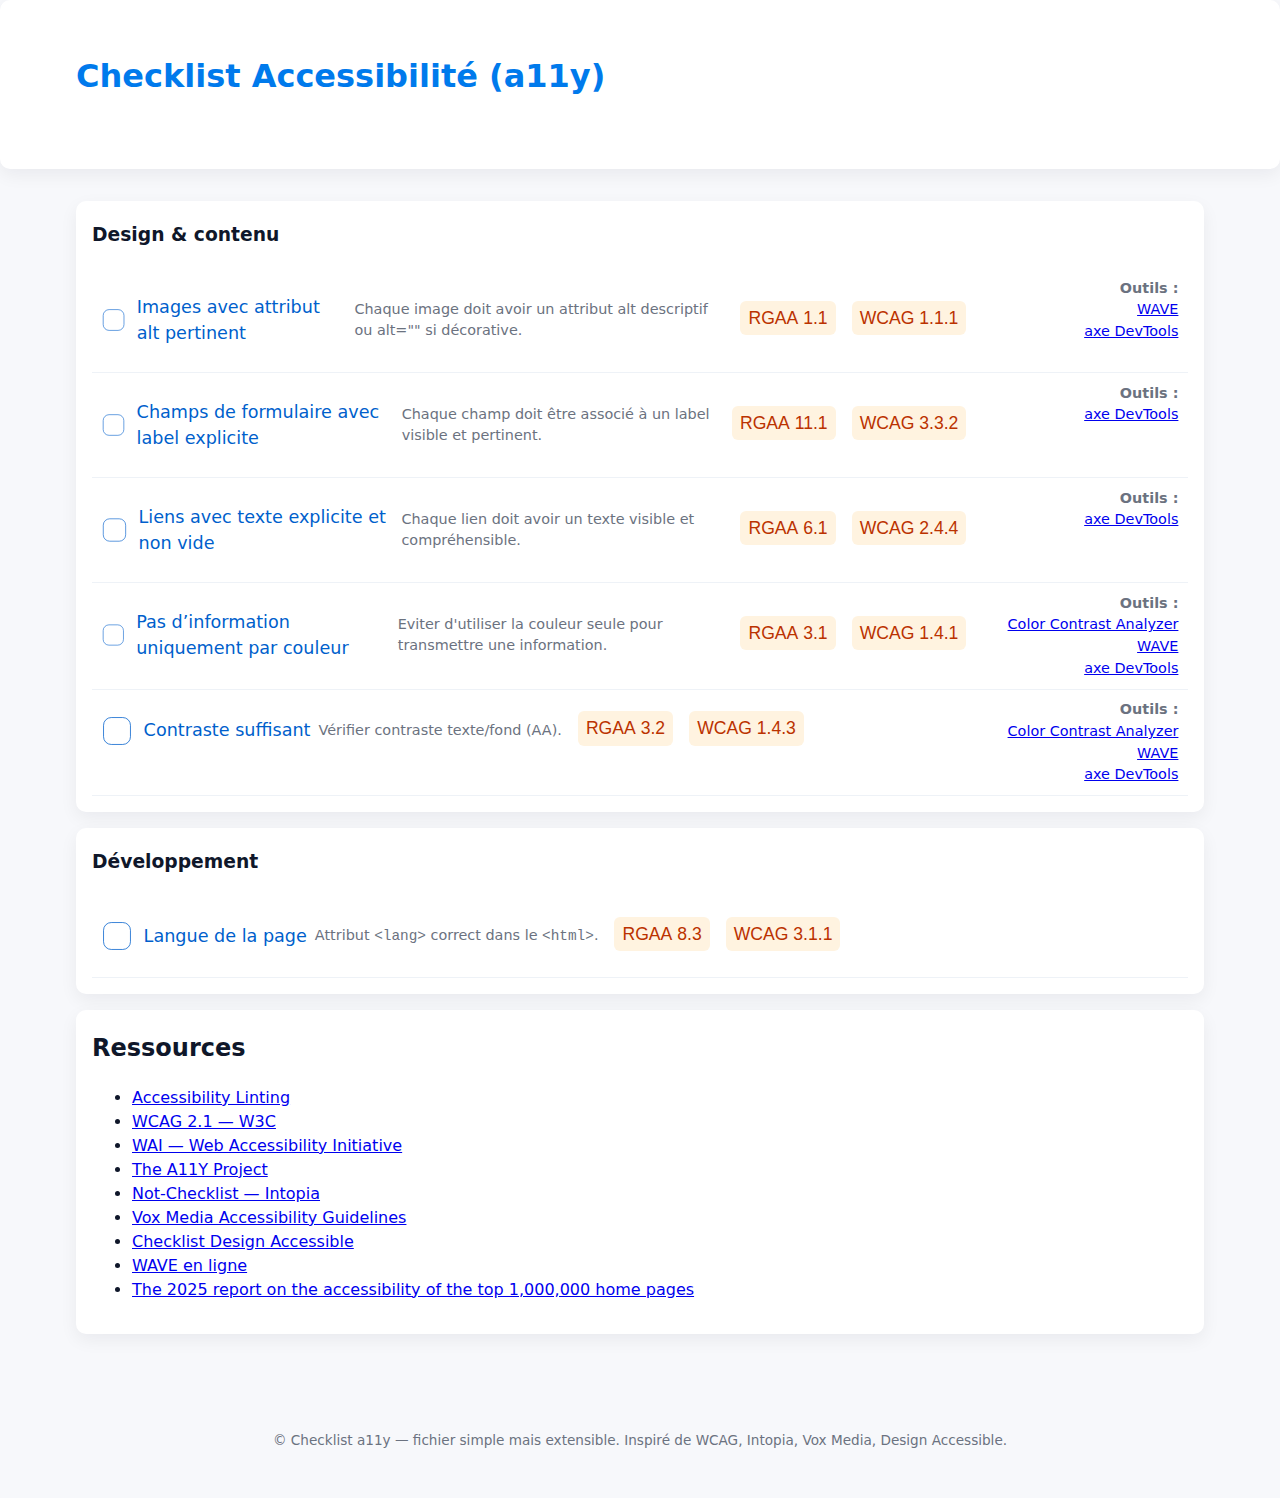
<file: index.html>
<!doctype html>
<html lang="fr">

<head>
  <meta charset="utf-8">
  <meta name="viewport" content="width=device-width,initial-scale=1">
  <title>Checklist Accessibilité (a11y)</title>
  <meta name="description"
    content="Checklist simple et enrichissable pour vérifier l'accessibilité lors du développement d'une page web.">
  <link rel="stylesheet" href="style.css">
  <script src="checklist-parser.js" defer></script>
</head>

<body>
  <a class="skip-link" href="#main">Passer au contenu principal</a>
  <header role="banner" class="card">
    <div class="container">
      <h1>Checklist Accessibilité (a11y)</h1>
    </div>
  </header>

  <main id="main" class="container" role="main">
    <div id="checklist-container"></div>

    <section class="card">
      <h2>Ressources</h2>
      <ul>
        <li><a href="https://marketplace.visualstudio.com/items?itemName=deque-systems.vscode-axe-linter">Accessibility
            Linting</a></li>
        <li><a href="https://www.w3.org/TR/WCAG21/">WCAG 2.1 — W3C</a></li>
        <li><a href="https://www.w3.org/WAI/">WAI — Web Accessibility Initiative</a></li>
        <li><a href="https://www.a11yproject.com/checklist/">The A11Y Project</a></li>
        <li><a href="https://not-checklist.intopia.digital/">Not‑Checklist — Intopia</a></li>
        <li><a href="https://accessibility.voxmedia.com/">Vox Media Accessibility Guidelines</a></li>
        <li><a href="https://design-accessible.fr/checklist">Checklist Design Accessible</a></li>
        <li><a href="https://wave.webaim.org/">WAVE en ligne</a></li>
        <li><a href="https://webaim.org/projects/million/">The 2025 report on the accessibility of the top 1,000,000
            home pages</a></li>
      </ul>
    </section>
  </main>

  <footer role="contentinfo">
    <div class="container">© Checklist a11y — fichier simple mais extensible. Inspiré de WCAG, Intopia, Vox Media,
      Design Accessible.</div>
  </footer>

</body>

</html>
</file>
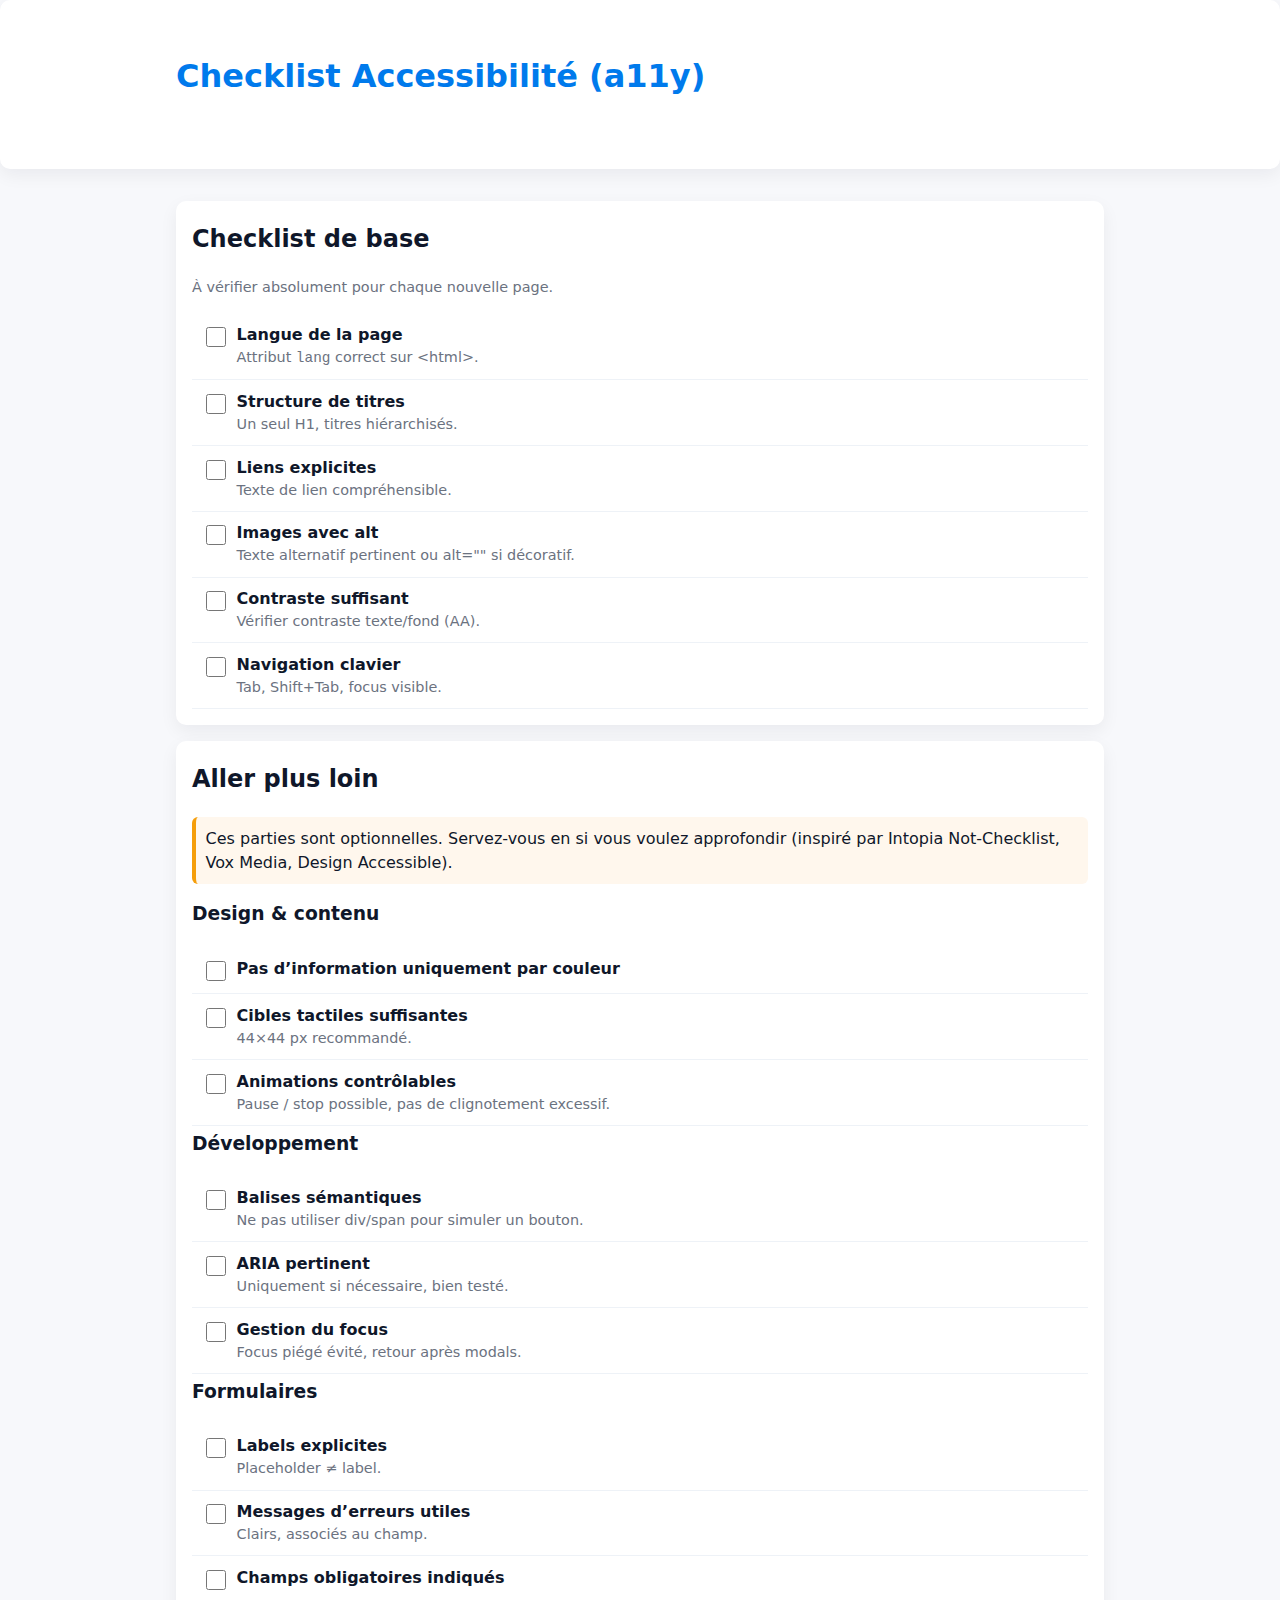
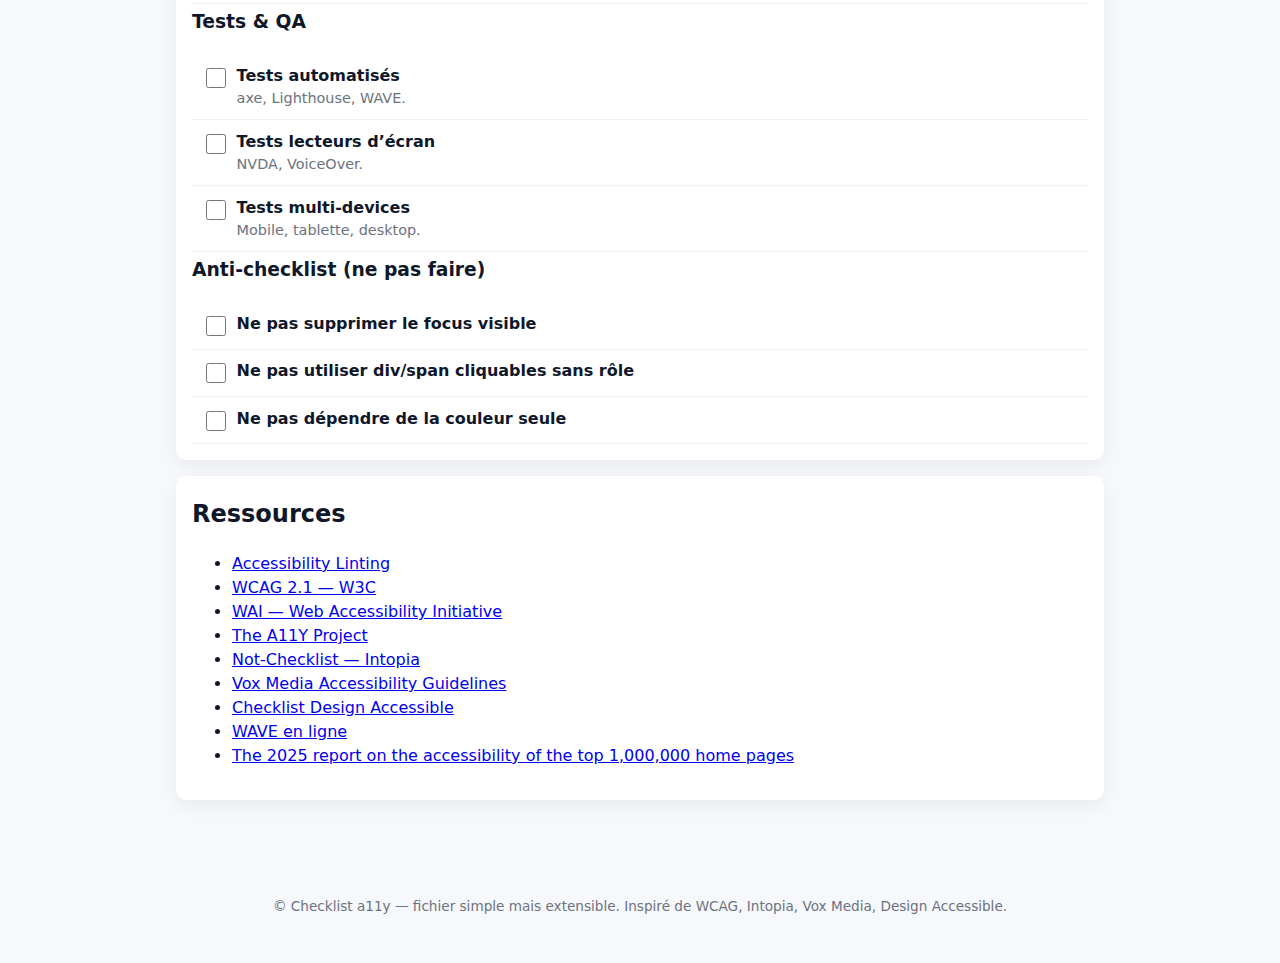
<file: checklist_a_11_y.html>
<!doctype html>
<html lang="fr">
<head>
  <meta charset="utf-8">
  <meta name="viewport" content="width=device-width,initial-scale=1">
  <title>Checklist Accessibilité (a11y)</title>
  <meta name="description" content="Checklist simple et enrichissable pour vérifier l'accessibilité lors du développement d'une page web.">
  <style>
    :root{--bg:#f7f8fb;--card:#ffffff;--accent:#005fcc;--muted:#6b7280}
    *{box-sizing:border-box}
    body{font-family:Inter,system-ui,Segoe UI,Roboto,Arial,sans-serif;line-height:1.5;margin:0;background:var(--bg);color:#0f172a}
    header{background:linear-gradient(90deg,var(--accent),#0b6fb9);color:rgb(0, 122, 236);padding:1.5rem}
    .container{max-width:960px;margin:1rem auto;padding:1rem}
    .card{background:var(--card);padding:1rem;border-radius:10px;box-shadow:0 6px 18px rgba(15,23,42,0.06);margin-bottom:1rem}
    h1,h2,h3,h4{margin-top:.25rem}
    p.lead{color:var(--muted);margin-top:0}
    .grid{display:grid;grid-template-columns:1fr 320px;gap:1rem}
    @media (max-width:880px){.grid{grid-template-columns:1fr}}
    ul.checklist{list-style:none;padding:0;margin:0}
    li.item{padding:.6rem;border-bottom:1px solid #eef2f7;display:flex;align-items:flex-start;gap:.75rem}
    label{display:flex;align-items:flex-start;gap:.5rem}
    input[type=checkbox]{width:20px;height:20px;margin-top:4px}
    .hint{color:var(--muted);font-size:.9rem}
    .controls{display:flex;gap:.5rem;flex-wrap:wrap}
    button{background:var(--accent);color:white;border:0;padding:.5rem .75rem;border-radius:8px;cursor:pointer}
    button.secondary{background:#eef2ff;color:var(--accent)}
    a.skip-link{position:absolute;left:-999px;top:auto;width:1px;height:1px;overflow:hidden}
    a.skip-link:focus{left:1rem;top:1rem;width:auto;height:auto;padding:.5rem .75rem;background:#fff;border-radius:6px;box-shadow:0 4px 8px rgba(2,6,23,.2)}
    footer{font-size:.85rem;color:var(--muted);text-align:center;padding:1rem}
    .note{background:#fff7ed;border-left:4px solid #f59e0b;padding:.6rem;border-radius:6px;margin-bottom:1rem}
    table{width:100%;border-collapse:collapse;margin-top:.5rem}
    th,td{border:1px solid #e2e8f0;padding:.5rem .75rem;text-align:left}
    thead{background:#f1f5f9}
    caption{text-align:left;margin-bottom:.5rem;font-size:.9rem;color:var(--muted)}
  </style>
</head>
<body>
  <a class="skip-link" href="#main">Passer au contenu principal</a>
  <header role="banner" class="card">
    <div class="container">
      <h1>Checklist Accessibilité (a11y)</h1>
    </div>
  </header>

  <main id="main" class="container" role="main">
    <section class="card" aria-labelledby="base-title">
      <h2 id="base-title">Checklist de base</h2>
      <p class="hint">À vérifier absolument pour chaque nouvelle page.</p>
      <ul class="checklist" id="checklist-base">
        <li class="item"><label><input type="checkbox" data-key="lang"><div><strong>Langue de la page</strong><div class="hint">Attribut <code>lang</code> correct sur &lt;html&gt;.</div></div></label></li>
        <li class="item"><label><input type="checkbox" data-key="titles"><div><strong>Structure de titres</strong><div class="hint">Un seul H1, titres hiérarchisés.</div></div></label></li>
        <li class="item"><label><input type="checkbox" data-key="links"><div><strong>Liens explicites</strong><div class="hint">Texte de lien compréhensible.</div></div></label></li>
        <li class="item"><label><input type="checkbox" data-key="alt"><div><strong>Images avec alt</strong><div class="hint">Texte alternatif pertinent ou alt="" si décoratif.</div></div></label></li>
        <li class="item"><label><input type="checkbox" data-key="contrast"><div><strong>Contraste suffisant</strong><div class="hint">Vérifier contraste texte/fond (AA).</div></div></label></li>
        <li class="item"><label><input type="checkbox" data-key="keyboard"><div><strong>Navigation clavier</strong><div class="hint">Tab, Shift+Tab, focus visible.</div></div></label></li>
      </ul>
    </section>

    <section class="card" aria-labelledby="extra-title">
      <h2 id="extra-title">Aller plus loin</h2>
      <div class="note">Ces parties sont optionnelles. Servez-vous en si vous voulez approfondir (inspiré par Intopia Not‑Checklist, Vox Media, Design Accessible).</div>

      <h3>Design & contenu</h3>
      <ul class="checklist">
        <li class="item"><label><input type="checkbox" data-key="color"><div><strong>Pas d’information uniquement par couleur</strong></div></label></li>
        <li class="item"><label><input type="checkbox" data-key="touch"><div><strong>Cibles tactiles suffisantes</strong><div class="hint">44×44 px recommandé.</div></div></label></li>
        <li class="item"><label><input type="checkbox" data-key="animation"><div><strong>Animations contrôlables</strong><div class="hint">Pause / stop possible, pas de clignotement excessif.</div></div></label></li>
      </ul>

      <h3>Développement</h3>
      <ul class="checklist">
        <li class="item"><label><input type="checkbox" data-key="semantic"><div><strong>Balises sémantiques</strong><div class="hint">Ne pas utiliser div/span pour simuler un bouton.</div></div></label></li>
        <li class="item"><label><input type="checkbox" data-key="aria"><div><strong>ARIA pertinent</strong><div class="hint">Uniquement si nécessaire, bien testé.</div></div></label></li>
        <li class="item"><label><input type="checkbox" data-key="focus"><div><strong>Gestion du focus</strong><div class="hint">Focus piégé évité, retour après modals.</div></div></label></li>
      </ul>

      <h3>Formulaires</h3>
      <ul class="checklist">
        <li class="item"><label><input type="checkbox" data-key="labels"><div><strong>Labels explicites</strong><div class="hint">Placeholder ≠ label.</div></div></label></li>
        <li class="item"><label><input type="checkbox" data-key="errors"><div><strong>Messages d’erreurs utiles</strong><div class="hint">Clairs, associés au champ.</div></div></label></li>
        <li class="item"><label><input type="checkbox" data-key="mandatory"><div><strong>Champs obligatoires indiqués</strong></div></label></li>
      </ul>

      <h3>Tests & QA</h3>
      <ul class="checklist">
        <li class="item"><label><input type="checkbox" data-key="axe"><div><strong>Tests automatisés</strong><div class="hint">axe, Lighthouse, WAVE.</div></div></label></li>
        <li class="item"><label><input type="checkbox" data-key="sr"><div><strong>Tests lecteurs d’écran</strong><div class="hint">NVDA, VoiceOver.</div></div></label></li>
        <li class="item"><label><input type="checkbox" data-key="mobile"><div><strong>Tests multi‑devices</strong><div class="hint">Mobile, tablette, desktop.</div></div></label></li>
      </ul>

      <h3>Anti‑checklist (ne pas faire)</h3>
      <ul class="checklist">
        <li class="item"><label><input type="checkbox" data-key="nofocus"><div><strong>Ne pas supprimer le focus visible</strong></div></label></li>
        <li class="item"><label><input type="checkbox" data-key="noclick"><div><strong>Ne pas utiliser div/span cliquables sans rôle</strong></div></label></li>
        <li class="item"><label><input type="checkbox" data-key="nocolor"><div><strong>Ne pas dépendre de la couleur seule</strong></div></label></li>
      </ul>
    </section>

    <section class="card">
      <h2>Ressources</h2>
      <ul>
        <li><a href="https://marketplace.visualstudio.com/items?itemName=deque-systems.vscode-axe-linter">Accessibility Linting</a></li>
        <li><a href="https://www.w3.org/TR/WCAG21/">WCAG 2.1 — W3C</a></li>
        <li><a href="https://www.w3.org/WAI/">WAI — Web Accessibility Initiative</a></li>
        <li><a href="https://www.a11yproject.com/checklist/">The A11Y Project</a></li>
        <li><a href="https://not-checklist.intopia.digital/">Not‑Checklist — Intopia</a></li>
        <li><a href="https://accessibility.voxmedia.com/">Vox Media Accessibility Guidelines</a></li>
        <li><a href="https://design-accessible.fr/checklist">Checklist Design Accessible</a></li>
        <li><a href="https://wave.webaim.org/">WAVE en ligne</a></li>
        <li><a href="https://webaim.org/projects/million/">The 2025 report on the accessibility of the top 1,000,000 home pages</a></li>
      </ul>
    </section>
  </main>

  <footer role="contentinfo">
    <div class="container">© Checklist a11y — fichier simple mais extensible. Inspiré de WCAG, Intopia, Vox Media, Design Accessible.</div>
  </footer>

</body>
</html>
</file>
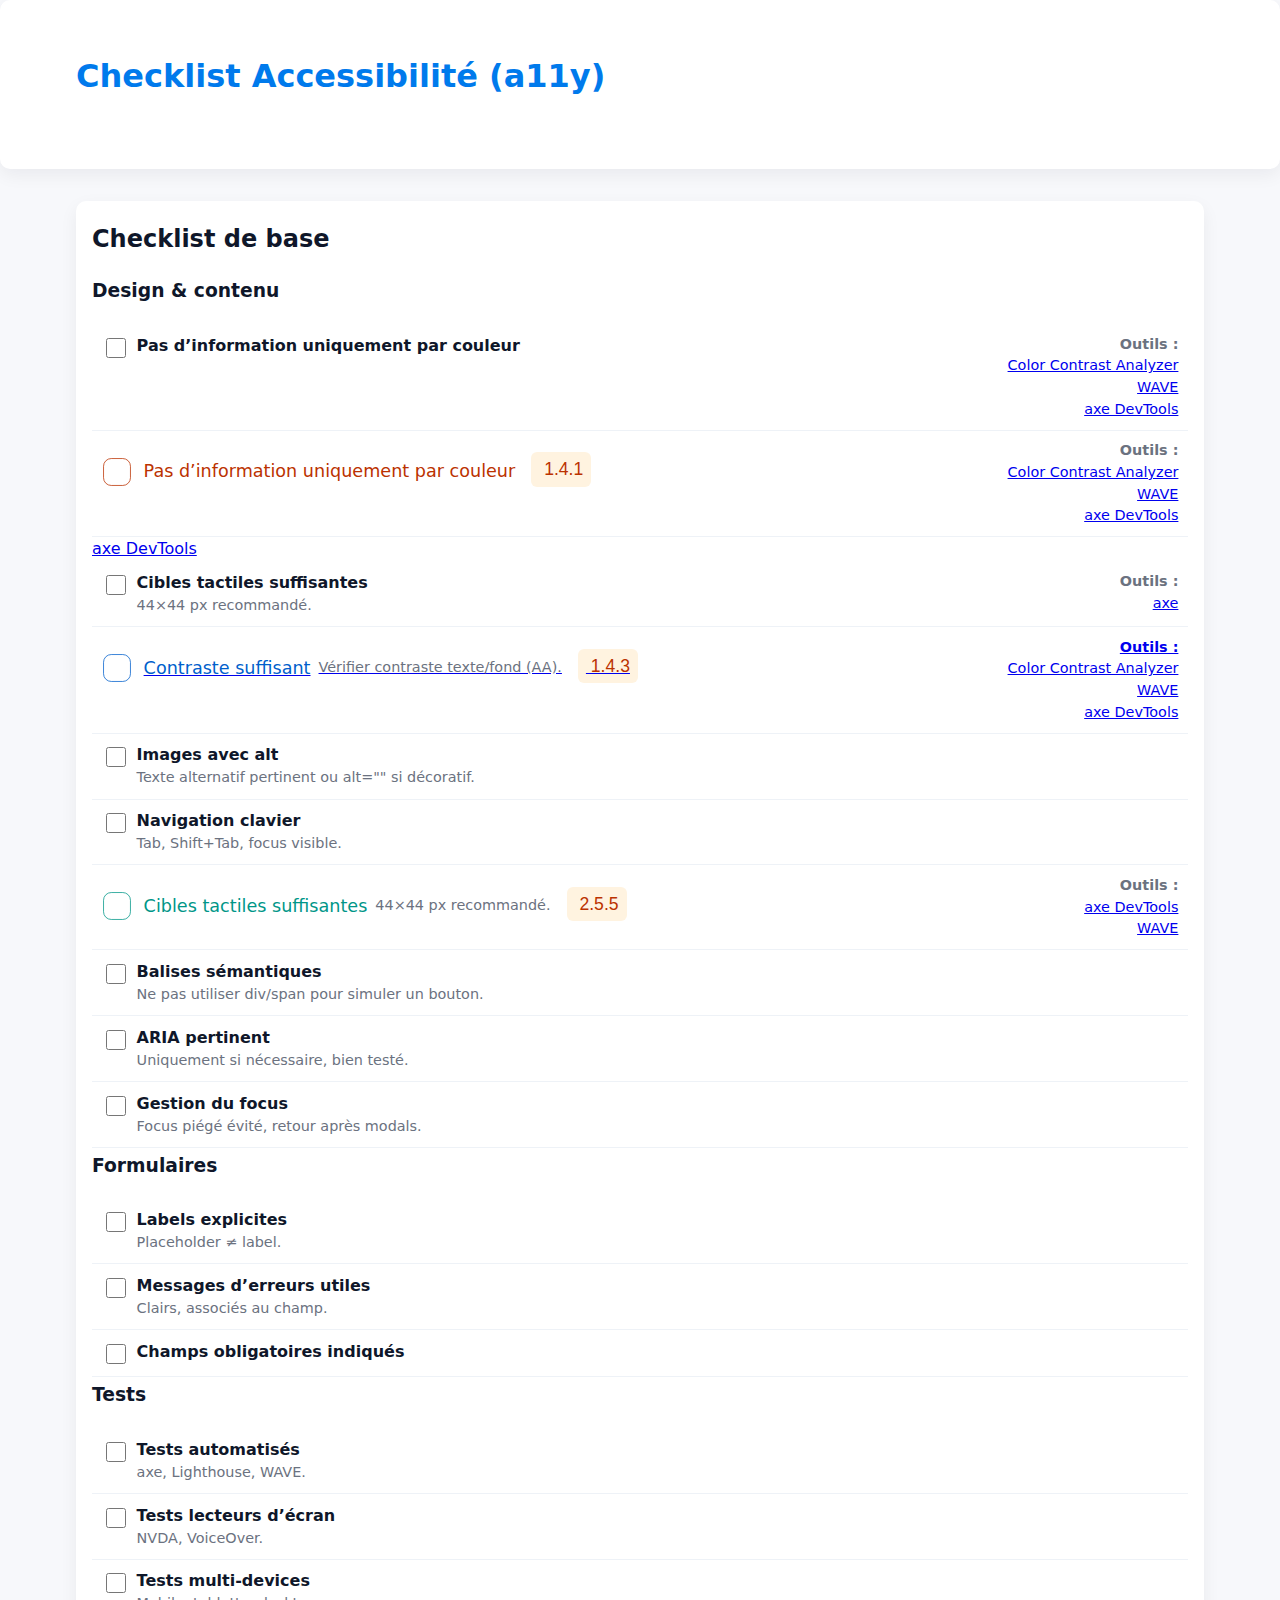
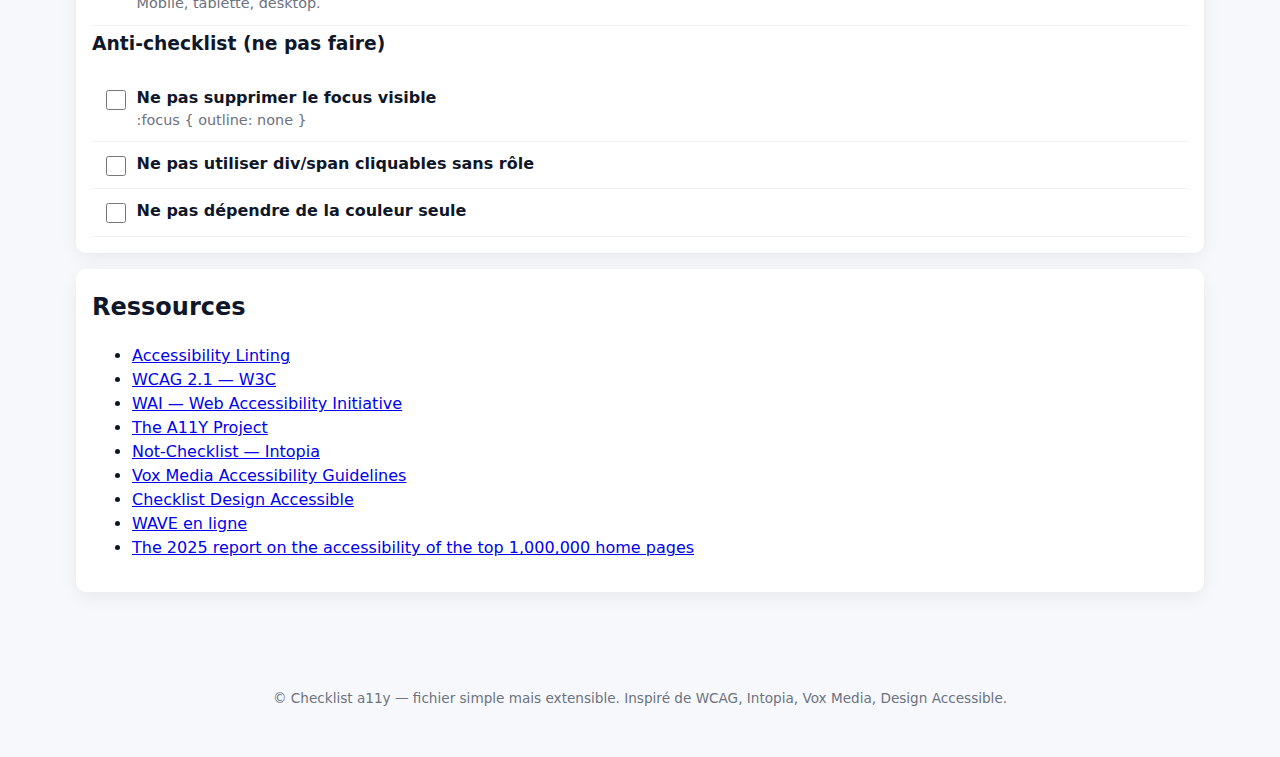
<file: index copy.html>
<!doctype html>
<html lang="fr">

<head>
  <meta charset="utf-8">
  <meta name="viewport" content="width=device-width,initial-scale=1">
  <title>Checklist Accessibilité (a11y)</title>
  <meta name="description"
    content="Checklist simple et enrichissable pour vérifier l'accessibilité lors du développement d'une page web.">
  <link rel="stylesheet" href="style.css">
</head>

<body>
  <a class="skip-link" href="#main">Passer au contenu principal</a>
  <header role="banner" class="card">
    <div class="container">
      <h1>Checklist Accessibilité (a11y)</h1>
    </div>
  </header>

  <main id="main" class="container" role="main">
    <section class="card" aria-labelledby="base-title">
      <h2 id="base-title">Checklist de base</h2>

      <h3>Design & contenu</h3>
      <ul class="checklist">
        <li class="item">
          <label><input type="checkbox" data-key="color">
            <div><strong>Pas d’information uniquement par couleur</strong></div>
          </label>
          <div class="tools">
            <strong>Outils :</strong><br>
            <a href="https://www.tpgi.com/color-contrast-checker/" target="_blank">Color Contrast Analyzer</a><br>
            <a href="https://wave.webaim.org/" target="_blank">WAVE</a><br>
            <a href="https://chrome.google.com/webstore/detail/axe-accessibility-linter/" target="_blank">axe
              DevTools</a>
          </div>
        <li class="item">
          <label class="checklist-checkbox my-4" style="--checked-state-bg-color: #BB3200;">
            <input type="checkbox" data-key="color" value="">
            <svg width="30" height="30" viewBox="-4 -4 39 39" fill="none" aria-hidden="true" focusable="false">
              <rect width="35" height="35" x="-2" y="-2" rx="10" stroke="currentColor" stroke-width="1" class="cb-bg">
              </rect>
              <path d="M21.3334 11.381L12.4554 20.8809L8.21436 16.7684" fill="none" stroke="#FAFAFA" stroke-width="3.5"
                stroke-linecap="round" stroke-linejoin="round" class="cb-cm"></path>
            </svg>
            <span class="checkbox-content">
              <span class="inline" style="--code-text-color: #BB3200; --anchor-link-color: #BB3200;">Pas d’information
                uniquement par couleur</span>
              <span
                class="inline-block font-normal font-lato rounded-md px-2 py-1 ml-2 bg-nc-orange-variant-1 text-nc-orange-variant-6"
                style="margin-top: -4px;">&nbsp;1.4.1</span>
            </span>
          </label>
          <div class="tools">
            <strong>Outils :</strong><br>
            <a href="https://www.tpgi.com/color-contrast-checker/" target="_blank">Color Contrast Analyzer</a><br>
            <a href="https://wave.webaim.org/" target="_blank">WAVE</a><br>
            <a href="https://chrome.google.com/webstore/detail/axe-accessibility-linter/" target="_blank">axe
              DevTools</a>
          </div>
        </li>
        <a href="https://chrome.google.com/webstore/detail/axe-accessibility-linter/" target="_blank">axe
          DevTools</a>
        </div>
        </li>
        <li class="item">
          <label><input type="checkbox" data-key="touch">
            <div><strong>Cibles tactiles suffisantes</strong>
              <div class="hint">44×44 px recommandé.</div>
            </div>
          </label>
          <div class="tools">
            <strong>Outils :</strong><br>
            <a href="https://chrome.google.com/webstore/detail/axe-accessibility-linter/" target="_blank">axe
        <li class="item">
          <label class="checklist-checkbox my-4" style="--checked-state-bg-color: #005fcc;">
            <input type="checkbox" data-key="contrast" value="">
            <svg width="30" height="30" viewBox="-4 -4 39 39" fill="none" aria-hidden="true" focusable="false">
              <rect width="35" height="35" x="-2" y="-2" rx="10" stroke="currentColor" stroke-width="1" class="cb-bg">
              </rect>
              <path d="M21.3334 11.381L12.4554 20.8809L8.21436 16.7684" fill="none" stroke="#FAFAFA" stroke-width="3.5"
                stroke-linecap="round" stroke-linejoin="round" class="cb-cm"></path>
            </svg>
            <span class="checkbox-content">
              <span class="inline" style="--code-text-color: #005fcc; --anchor-link-color: #005fcc;">Contraste
                suffisant</span>
              <span class="hint">Vérifier contraste texte/fond (AA).</span>
              <span
                class="inline-block font-normal font-lato rounded-md px-2 py-1 ml-2 bg-nc-orange-variant-1 text-nc-orange-variant-6"
                style="margin-top: -4px;">&nbsp;1.4.3</span>
            </span>
          </label>
          <div class="tools">
            <strong>Outils :</strong><br>
            <a href="https://www.tpgi.com/color-contrast-checker/" target="_blank">Color Contrast Analyzer</a><br>
            <a href="https://wave.webaim.org/" target="_blank">WAVE</a><br>
            <a href="https://chrome.google.com/webstore/detail/axe-accessibility-linter/" target="_blank">axe
              DevTools</a>
          </div>
        </li>
        </label></li>
        <li class="item"><label><input type="checkbox" data-key="alt">
            <div><strong>Images avec alt</strong>
              <div class="hint">Texte alternatif pertinent ou alt="" si décoratif.</div>
            </div>
          </label></li>
        <li class="item"><label><input type="checkbox" data-key="keyboard">
            <div><strong>Navigation clavier</strong>
              <div class="hint">Tab, Shift+Tab, focus visible.</div>
            </div>
          </label></li>
      </ul>
      <li class="item">
        <label class="checklist-checkbox my-4" style="--checked-state-bg-color: #009688;">
          <input type="checkbox" data-key="touch" value="">
          <svg width="30" height="30" viewBox="-4 -4 39 39" fill="none" aria-hidden="true" focusable="false">
            <rect width="35" height="35" x="-2" y="-2" rx="10" stroke="currentColor" stroke-width="1" class="cb-bg">
            </rect>
            <path d="M21.3334 11.381L12.4554 20.8809L8.21436 16.7684" fill="none" stroke="#FAFAFA" stroke-width="3.5"
              stroke-linecap="round" stroke-linejoin="round" class="cb-cm"></path>
          </svg>
          <span class="checkbox-content">
            <span class="inline" style="--code-text-color: #009688; --anchor-link-color: #009688;">Cibles tactiles
              suffisantes</span>
            <span class="hint">44×44 px recommandé.</span>
            <span
              class="inline-block font-normal font-lato rounded-md px-2 py-1 ml-2 bg-nc-orange-variant-1 text-nc-orange-variant-6"
              style="margin-top: -4px;">&nbsp;2.5.5</span>
          </span>
        </label>
        <div class="tools">
          <strong>Outils :</strong><br>
          <a href="https://chrome.google.com/webstore/detail/axe-accessibility-linter/" target="_blank">axe
            DevTools</a><br>
          <a href="https://wave.webaim.org/" target="_blank">WAVE</a>
        </div>
      </li>
      </label></li>
      <li class="item"><label><input type="checkbox" data-key="semantic">
          <div><strong>Balises sémantiques</strong>
            <div class="hint">Ne pas utiliser div/span pour simuler un bouton.</div>
          </div>
        </label></li>
      <li class="item"><label><input type="checkbox" data-key="aria">
          <div><strong>ARIA pertinent</strong>
            <div class="hint">Uniquement si nécessaire, bien testé.</div>
          </div>
        </label></li>
      <li class="item"><label><input type="checkbox" data-key="focus">
          <div><strong>Gestion du focus</strong>
            <div class="hint">Focus piégé évité, retour après modals.</div>
          </div>
        </label></li>
      </ul>

      <h3>Formulaires</h3>
      <ul class="checklist">
        <li class="item"><label><input type="checkbox" data-key="labels">
            <div><strong>Labels explicites</strong>
              <div class="hint">Placeholder ≠ label.</div>
            </div>
          </label></li>
        <li class="item"><label><input type="checkbox" data-key="errors">
            <div><strong>Messages d’erreurs utiles</strong>
              <div class="hint">Clairs, associés au champ.</div>
            </div>
          </label></li>
        <li class="item"><label><input type="checkbox" data-key="mandatory">
            <div><strong>Champs obligatoires indiqués</strong></div>
          </label></li>
      </ul>

      <h3>Tests</h3>
      <ul class="checklist">
        <li class="item"><label><input type="checkbox" data-key="axe">
            <div><strong>Tests automatisés</strong>
              <div class="hint">axe, Lighthouse, WAVE.</div>
            </div>
          </label></li>
        <li class="item"><label><input type="checkbox" data-key="sr">
            <div><strong>Tests lecteurs d’écran</strong>
              <div class="hint">NVDA, VoiceOver.</div>
            </div>
          </label></li>
        <li class="item"><label><input type="checkbox" data-key="mobile">
            <div><strong>Tests multi‑devices</strong>
              <div class="hint">Mobile, tablette, desktop.</div>
            </div>
          </label></li>
      </ul>

      <h3>Anti‑checklist (ne pas faire)</h3>
      <ul class="checklist">
        <li class="item"><label><input type="checkbox" data-key="nofocus">
            <div><strong>Ne pas supprimer le focus visible</strong>
              <div class="hint">:focus { outline: none }</div>
            </div>
          </label></li>
        <li class="item"><label><input type="checkbox" data-key="noclick">
            <div><strong>Ne pas utiliser div/span cliquables sans rôle</strong></div>
          </label></li>
        <li class="item"><label><input type="checkbox" data-key="nocolor">
            <div><strong>Ne pas dépendre de la couleur seule</strong></div>
          </label></li>
      </ul>
    </section>

    <section class="card">
      <h2>Ressources</h2>
      <ul>
        <li><a href="https://marketplace.visualstudio.com/items?itemName=deque-systems.vscode-axe-linter">Accessibility
            Linting</a></li>
        <li><a href="https://www.w3.org/TR/WCAG21/">WCAG 2.1 — W3C</a></li>
        <li><a href="https://www.w3.org/WAI/">WAI — Web Accessibility Initiative</a></li>
        <li><a href="https://www.a11yproject.com/checklist/">The A11Y Project</a></li>
        <li><a href="https://not-checklist.intopia.digital/">Not‑Checklist — Intopia</a></li>
        <li><a href="https://accessibility.voxmedia.com/">Vox Media Accessibility Guidelines</a></li>
        <li><a href="https://design-accessible.fr/checklist">Checklist Design Accessible</a></li>
        <li><a href="https://wave.webaim.org/">WAVE en ligne</a></li>
        <li><a href="https://webaim.org/projects/million/">The 2025 report on the accessibility of the top 1,000,000
            home pages</a></li>
      </ul>
    </section>
  </main>

  <footer role="contentinfo">
    <div class="container">© Checklist a11y — fichier simple mais extensible. Inspiré de WCAG, Intopia, Vox Media,
      Design Accessible.</div>
  </footer>

</body>

</html>
</file>
<file: style.css>
/* Case à cocher personnalisée pour checklist */
.checklist-checkbox {
    display: flex;
    align-items: center;
    gap: 0.75rem;
    cursor: pointer;
    user-select: none;
    font-size: 1.1rem;
    margin: 1rem 0;
}

.checklist-checkbox input[type="checkbox"] {
    appearance: none;
    width: 0;
    height: 0;
    margin: 0;
    position: absolute;
    opacity: 0;
}

.checklist-checkbox svg {
    display: inline-block;
    vertical-align: middle;
}

.checklist-checkbox .cb-bg {
    stroke: var(--checked-state-bg-color, #005fcc);
    fill: #fff;
    transition: stroke 0.2s;
}

.checklist-checkbox input[type="checkbox"]:checked+svg .cb-bg {
    stroke: var(--checked-state-bg-color, #005fcc);
    fill: var(--checked-state-bg-color, #005fcc);
}

.checklist-checkbox .cb-cm {
    opacity: 0;
    transition: opacity 0.2s;
}

.checklist-checkbox input[type="checkbox"]:checked+svg .cb-cm {
    opacity: 1;
}

.checkbox-content {
    display: flex;
    align-items: center;
    gap: 0.5rem;
}

.inline {
    color: var(--code-text-color, #005fcc);
}

.inline-block {
    display: inline-block;
}

.font-normal {
    font-weight: 400;
}

.font-lato {
    font-family: Lato, Arial, sans-serif;
}

.rounded-md {
    border-radius: 6px;
}

.px-2 {
    padding-left: 0.5rem;
    padding-right: 0.5rem;
}

.py-1 {
    padding-top: 0.25rem;
    padding-bottom: 0.25rem;
}

.ml-2 {
    margin-left: 0.5rem;
}

.bg-nc-orange-variant-1 {
    background: #FFF3E0;
}

.text-nc-orange-variant-6 {
    color: #BB3200;
}

:root {
    --bg: #f7f8fb;
    --card: #ffffff;
    --accent: #005fcc;
    --muted: #6b7280;
}

* {
    box-sizing: border-box;
}

body {
    font-family: Inter, system-ui, Segoe UI, Roboto, Arial, sans-serif;
    line-height: 1.5;
    margin: 0;
    background: var(--bg);
    color: #0f172a;
}

header {
    background: linear-gradient(90deg, var(--accent), #0b6fb9);
    color: rgb(0, 122, 236);
    padding: 1.5rem;
}

.container {
    max-width: 1160px;
    margin: 1rem auto;
    padding: 1rem;
}

.card {
    background: var(--card);
    padding: 1rem;
    border-radius: 10px;
    box-shadow: 0 6px 18px rgba(15, 23, 42, 0.06);
    margin-bottom: 1rem;
}

h1,
h2,
h3,
h4 {
    margin-top: .25rem;
}

p.lead {
    color: var(--muted);
    margin-top: 0;
}

.grid {
    display: grid;
    grid-template-columns: 1fr 420px;
    gap: 1rem;
}

@media (max-width:880px) {
    .grid {
        grid-template-columns: 1fr;
    }
}

ul.checklist {
    list-style: none;
    padding: 0;
    margin: 0;
}

li.item {
    padding: .6rem;
    border-bottom: 1px solid #eef2f7;
    display: flex;
    align-items: flex-start;
    gap: .75rem;
    justify-content: space-between;
}

.tools {
    min-width: 200px;
    font-size: .9rem;
    color: var(--muted);
    text-align: right;
}

label {
    display: flex;
    align-items: flex-start;
    gap: .5rem;
}

input[type=checkbox] {
    width: 20px;
    height: 20px;
    margin-top: 4px;
}

.hint {
    color: var(--muted);
    font-size: .9rem;
}

.controls {
    display: flex;
    gap: .5rem;
    flex-wrap: wrap;
}

button {
    background: var(--accent);
    color: white;
    border: 0;
    padding: .5rem .75rem;
    border-radius: 8px;
    cursor: pointer;
}

button.secondary {
    background: #eef2ff;
    color: var(--accent);
}

a.skip-link {
    position: absolute;
    left: -999px;
    top: auto;
    width: 1px;
    height: 1px;
    overflow: hidden;
}

a.skip-link:focus {
    left: 1rem;
    top: 1rem;
    width: auto;
    height: auto;
    padding: .5rem .75rem;
    background: #fff;
    border-radius: 6px;
    box-shadow: 0 4px 8px rgba(2, 6, 23, .2);
}

footer {
    font-size: .85rem;
    color: var(--muted);
    text-align: center;
    padding: 1rem;
}

.note {
    background: #fff7ed;
    border-left: 4px solid #f59e0b;
    padding: .6rem;
    border-radius: 6px;
    margin-bottom: 1rem;
}

table {
    width: 100%;
    border-collapse: collapse;
    margin-top: .5rem;
}

th,
td {
    border: 1px solid #e2e8f0;
    padding: .5rem .75rem;
    text-align: left;
}

thead {
    background: #f1f5f9;
}

caption {
    text-align: left;
    margin-bottom: .5rem;
    font-size: .9rem;
    color: var(--muted);
}
</file>
